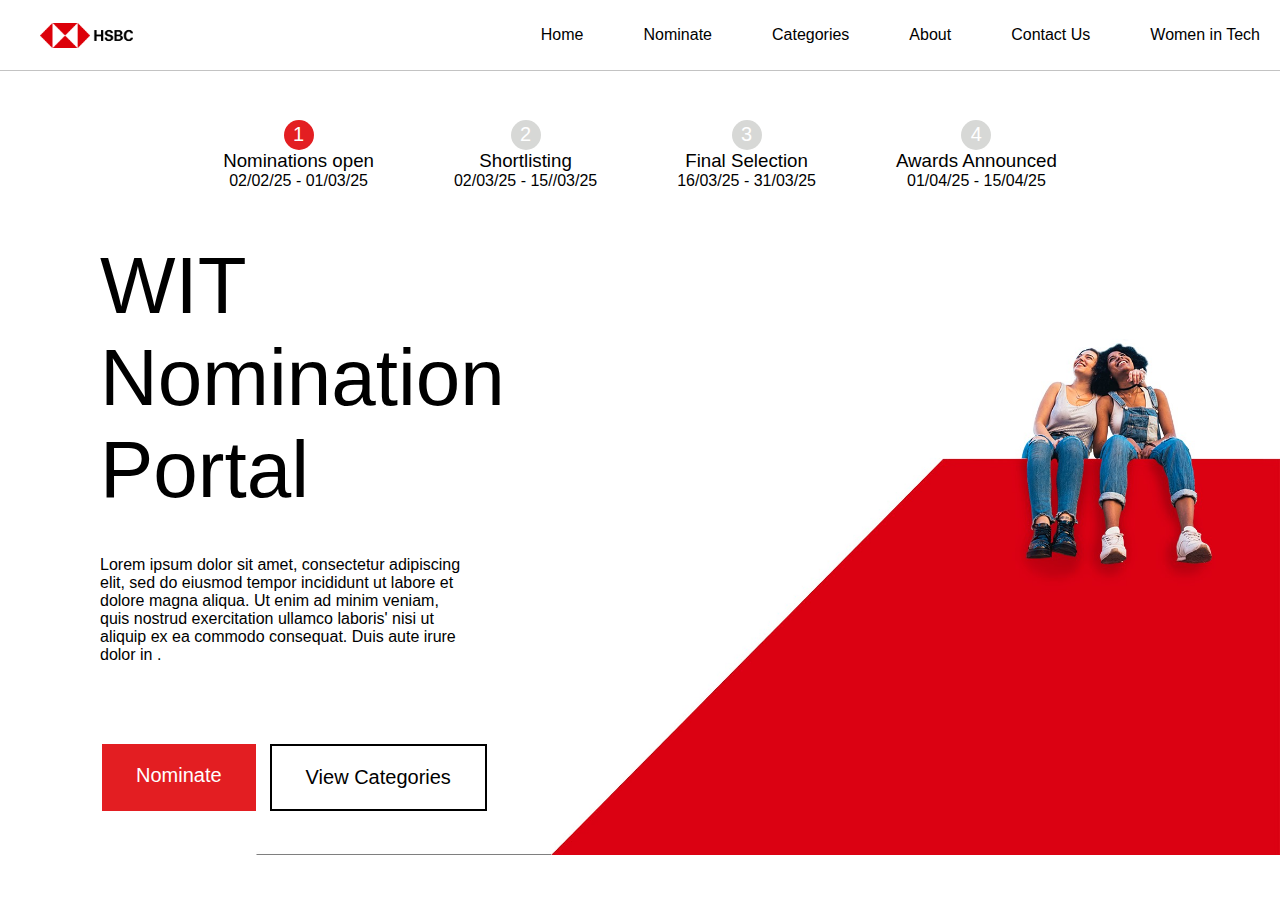
<file: index.html>
<!DOCTYPE html>
<html lang="en">
<head>
    <meta charset="UTF-8">
    <meta name="viewport" content="width=device-width, initial-scale=1.0">
    <title>Document</title>
    <link rel="stylesheet" a href="hsbc.css">
    <link href="https://fonts.cdnfonts.com/css/univers-next-pro" rel="stylesheet">
    <script src="Navbar.js" defer></script>
</head>
<body>
 <!-- <nav class="navbar">
  <ul>
    <li class = "Logo"><a href = "LandingPage.html"><img src = "Images\1024px-HSBC_logo_(2018).svg.png" height="25"></a></li>
    <li><a href="LandingPage.html">Home</a></li> 
     <li class = Nominate-nav><a href="NominationForm.html">Nominate</a></li>
     <li><a href="categories.html">Categories</a></li>
     <li><a href="about.html">About</a></li>
    <li><a href="#">Contact Us</a></li>
    <li><a href="#">Women in Tech</a></li>
  </ul>

</nav>   -->

<div id="nav-placeholder">

</div>

<!-- <div class = "progress-bar"> -->
 <div class= "progress-bar-demo">
  <div class="step">
    <div class ="bullet" id="first"><p>1</p></div> 
    <!-- <div class ="bullet-line"></div> -->
    <h3 class="step-header">Nominations open</h3>
    <p class = "step-text">02/02/25 - 01/03/25</p>
  </div>
  <div class="step">
    <div class ="bullet"><p>2</p></div>
    <h3 class="step-header">Shortlisting</h3>
    <p class = "step-text">02/03/25 - 15//03/25</p>
    
  </div>
  <div class="step">
    <div class ="bullet"><p>3</p></div>
    <h3 class="step-header">Final Selection</h3>
    <p class = "step-text">16/03/25 - 31/03/25</p>

  </div>
  <div class="step">
    <div class ="bullet"><p>4</p></div>
    <h3 class="step-header">Awards Announced</h3>
    <p class = "step-text">01/04/25 - 15/04/25</p>
   
   </div>
 </div> 
<!-- </div> -->


<div class = "Title-page">
   <div class = "Intro-page">   
     <h1>WIT Nomination Portal</h1>
        <p>Lorem ipsum dolor sit amet, consectetur adipiscing elit,
          sed do eiusmod tempor incididunt ut labore et dolore magna aliqua.
          Ut enim ad minim veniam, quis nostrud exercitation ullamco laboris'
          nisi ut aliquip ex ea commodo consequat. Duis aute irure dolor in .</p>
        <div class = "intro-button-element">  
          <a href="NominationForm.html" button class = "nomination-button">Nominate</a></button>
           <a href="categories.html" button class = "View-button">View Categories</a></button>
        </div>
        <div>
     </div>
 </div>

 <style>body{
 
    background-color: white;
      
  }</style>
  
  <!-- <script src = "Main.js"></script> -->
</body>
</html>
</file>
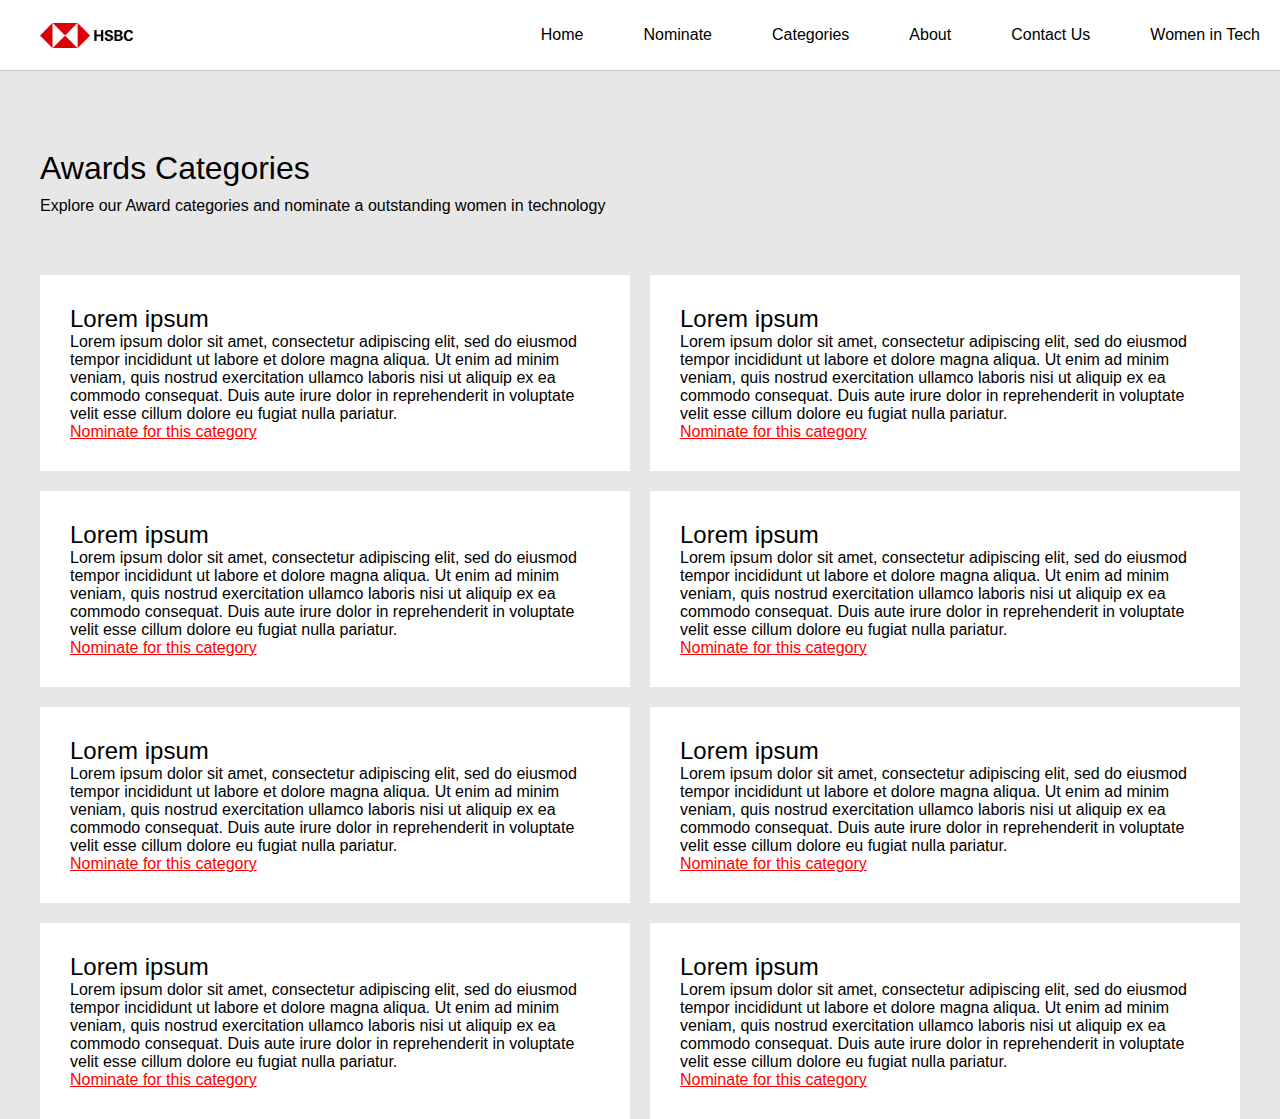
<file: categories.html>
<!DOCTYPE html>
<html lang="en">
<head>
    <meta charset="UTF-8">
    <meta name="viewport" content="width=device-width, initial-scale=1.0">
    <title>Document</title>
    <link rel="stylesheet" a href="hsbc.css">
    <link href="https://fonts.cdnfonts.com/css/univers-next-pro" rel="stylesheet">
    <script src="Navbar.js" defer></script>
</head>
<body>
 <!-- <nav class="navbar">
  <ul>
    <li class = "Logo"><a href = "LandingPage.html"><img src = "Images\1024px-HSBC_logo_(2018).svg.png" height="25"></a></li>
    <li><a href="LandingPage.html">Home</a></li> 
     <li class = Nominate-nav><a href="NominationForm.html">Nominate</a></li>
     <li><a href="categories.html">Categories</a></li>
     <li><a href="about.html">About</a></li>
    <li><a href="#">Contact Us</a></li>
    <li><a href="#">Women in Tech</a></li>
  </ul></nav>    -->
  <div id="nav-placeholder">

  </div>

<div class = "category-container">
<div class = "category-header">
   <h1>
    Awards Categories
   </h1>
      <p>
        Explore our Award categories and nominate a outstanding women in technology
      </p>
 </div>
</div>

<div class="category-cards">
 <div class = "card">
    <h2>
        Lorem ipsum
    </h2>
    <p>
        Lorem ipsum dolor sit amet, consectetur adipiscing elit, sed do eiusmod tempor incididunt 
        ut labore et dolore magna aliqua. Ut enim ad minim veniam, quis nostrud exercitation ullamco laboris
         nisi ut aliquip ex ea commodo consequat. Duis aute irure dolor in reprehenderit in voluptate velit esse
        cillum dolore eu fugiat nulla pariatur.
    </p>
    <a href="NominationForm.html">Nominate for this category</a>
</div>
<div class = "card">
    <h2>
        Lorem ipsum
    </h2>
    <p>
        Lorem ipsum dolor sit amet, consectetur adipiscing elit, sed do eiusmod tempor incididunt 
        ut labore et dolore magna aliqua. Ut enim ad minim veniam, quis nostrud exercitation ullamco laboris
         nisi ut aliquip ex ea commodo consequat. Duis aute irure dolor in reprehenderit in voluptate velit esse
        cillum dolore eu fugiat nulla pariatur.
    </p>
    <a href="NominationForm.html">Nominate for this category</a>
</div>
<div class = "card">
    <h2>
        Lorem ipsum
    </h2>
    <p>
        Lorem ipsum dolor sit amet, consectetur adipiscing elit, sed do eiusmod tempor incididunt 
        ut labore et dolore magna aliqua. Ut enim ad minim veniam, quis nostrud exercitation ullamco laboris
         nisi ut aliquip ex ea commodo consequat. Duis aute irure dolor in reprehenderit in voluptate velit esse
        cillum dolore eu fugiat nulla pariatur.
    </p>
    <a href="NominationForm.html">Nominate for this category</a>
</div>
<div class = "card">
    <h2>
        Lorem ipsum
    </h2>
    <p>
        Lorem ipsum dolor sit amet, consectetur adipiscing elit, sed do eiusmod tempor incididunt 
        ut labore et dolore magna aliqua. Ut enim ad minim veniam, quis nostrud exercitation ullamco laboris
         nisi ut aliquip ex ea commodo consequat. Duis aute irure dolor in reprehenderit in voluptate velit esse
        cillum dolore eu fugiat nulla pariatur.
    </p>
    <a href="NominationForm.html">Nominate for this category</a>
</div>
<div class = "card">
    <h2>
        Lorem ipsum
    </h2>
    <p>
        Lorem ipsum dolor sit amet, consectetur adipiscing elit, sed do eiusmod tempor incididunt 
        ut labore et dolore magna aliqua. Ut enim ad minim veniam, quis nostrud exercitation ullamco laboris
         nisi ut aliquip ex ea commodo consequat. Duis aute irure dolor in reprehenderit in voluptate velit esse
        cillum dolore eu fugiat nulla pariatur.
    </p>
    <a href="NominationForm.html">Nominate for this category</a>
</div>
<div class = "card">
    <h2>
        Lorem ipsum
    </h2>
    <p>
        Lorem ipsum dolor sit amet, consectetur adipiscing elit, sed do eiusmod tempor incididunt 
        ut labore et dolore magna aliqua. Ut enim ad minim veniam, quis nostrud exercitation ullamco laboris
         nisi ut aliquip ex ea commodo consequat. Duis aute irure dolor in reprehenderit in voluptate velit esse
        cillum dolore eu fugiat nulla pariatur.
    </p>
    <a href="NominationForm.html">Nominate for this category</a>
</div>
<div class = "card">
    <h2>
        Lorem ipsum
    </h2>
    <p>
        Lorem ipsum dolor sit amet, consectetur adipiscing elit, sed do eiusmod tempor incididunt 
        ut labore et dolore magna aliqua. Ut enim ad minim veniam, quis nostrud exercitation ullamco laboris
         nisi ut aliquip ex ea commodo consequat. Duis aute irure dolor in reprehenderit in voluptate velit esse
        cillum dolore eu fugiat nulla pariatur.
    </p>
    <a href="NominationForm.html">Nominate for this category</a>
</div>
<div class = "card">
    <h2>
        Lorem ipsum
    </h2>
    <p>
        Lorem ipsum dolor sit amet, consectetur adipiscing elit, sed do eiusmod tempor incididunt 
        ut labore et dolore magna aliqua. Ut enim ad minim veniam, quis nostrud exercitation ullamco laboris
         nisi ut aliquip ex ea commodo consequat. Duis aute irure dolor in reprehenderit in voluptate velit esse
        cillum dolore eu fugiat nulla pariatur.
    </p>
    <a href="NominationForm.html">Nominate for this category</a>
 </div>
</div>

  <style>body{
 
    background-color: rgb(232, 231, 231);
    background-image: none;
      
  }</style>
</body>
</html>
</file>
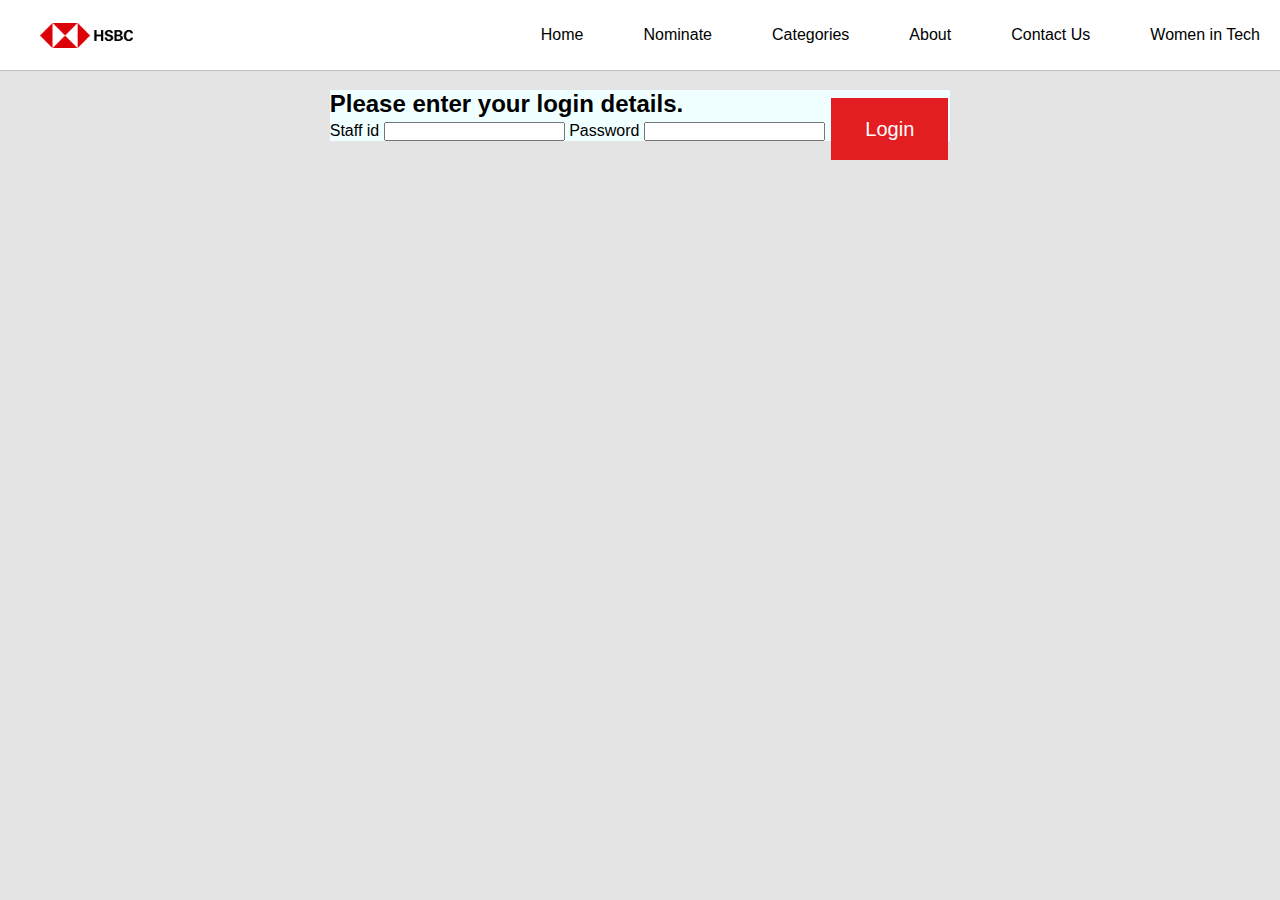
<file: Login.html>
<!DOCTYPE html>
<html lang="en">
<head>
    <meta charset="UTF-8">
    <meta name="viewport" content="width=device-width, initial-scale=1.0">
    <title>Document</title>
    <link rel="stylesheet" a href="hsbc.css">
    <script src="Navbar.js" defer></script>
</head>
<body>
 <!-- <nav class="navbar">
  <ul>
    <li class = "Logo"><a href = "LandingPage.html"><img src = "Images\1024px-HSBC_logo_(2018).svg.png" height="40"></a></li>
    <li><a href="LandingPage.html">Home</a></li> 
     <li><a href="NominationForm.html">Nominate</a></li>
     <li><a href="about.html">About</a></li>
    <li><a href="#">Contact Us</a></li>
    <li><a href="#">Women in Tech</a></li>
  </ul></nav>   
  <nav> -->
    <div id="nav-placeholder">

    </div>
     

  <div class = "login-page-container">
    <div class = "Login-page">
      <h2>Please enter your login details.</h2>
       <form>
       <label for="name">Staff id </label>
       <input type="text" name="name"> 
        <label for="name">Password</label>  
     <input type="text" name="name"> 
     <a href="#" button class = "nomination-button">Login</a></button></form>
   </div>
</div>
<style>body{
    background-image: url();
    background-repeat: no-repeat;
         /* background-color: grey; */
         background-position: right 45px ;
    }</style>
</body>
</html>
</file>
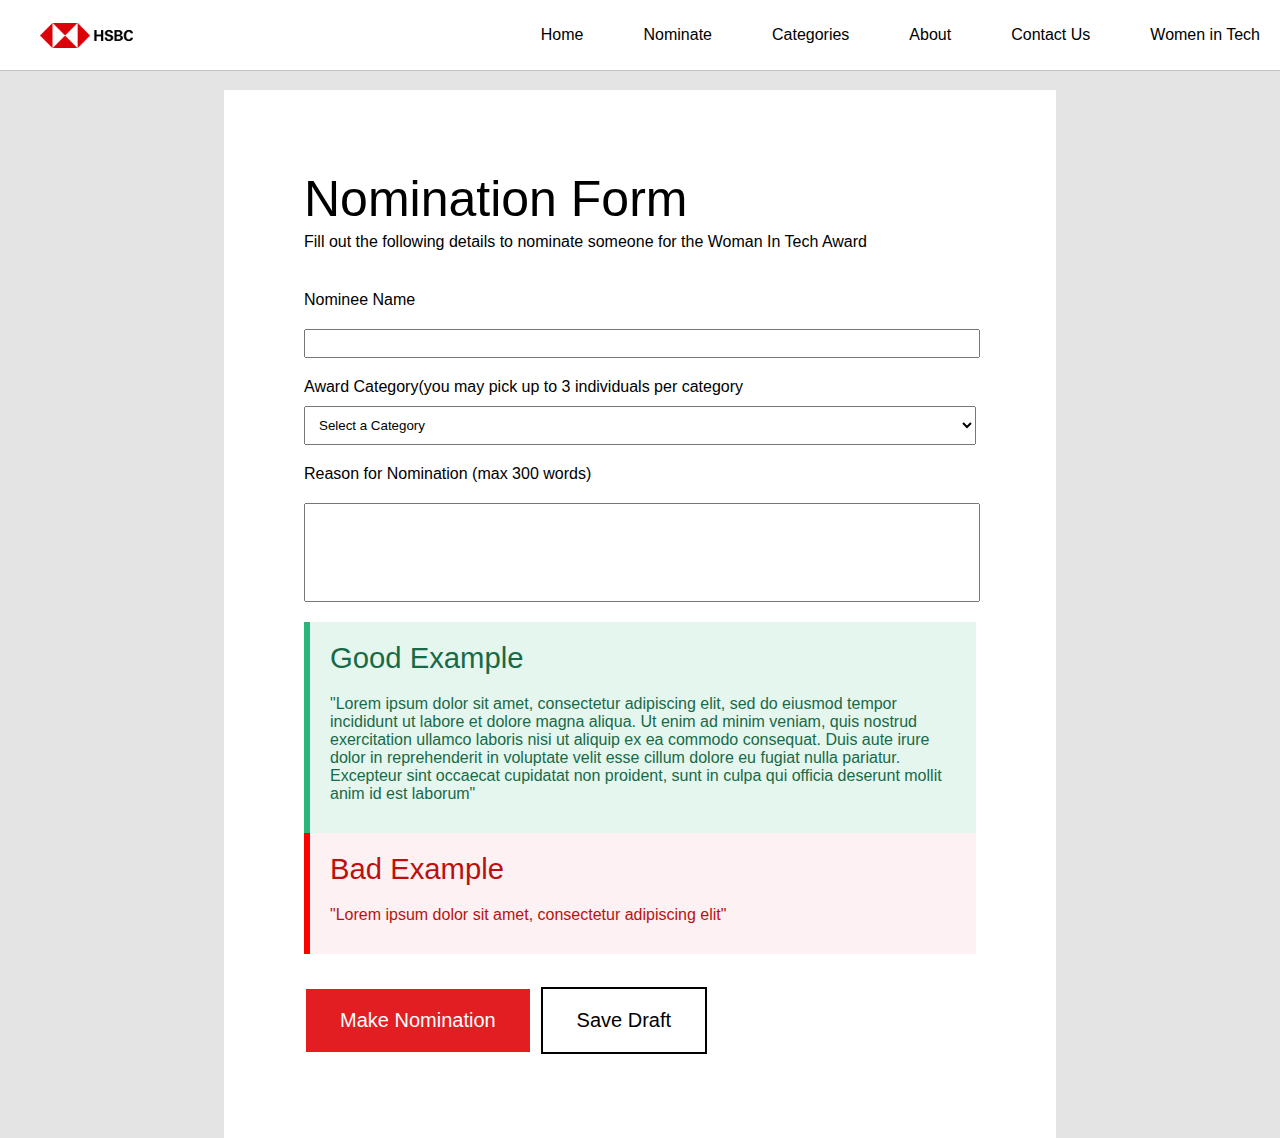
<file: NominationForm.html>
<!DOCTYPE html>
<html lang="en">
<head>
    <meta charset="UTF-8">
    <meta name="viewport" content="width=device-width, initial-scale=1.0">
    <title>Document</title>
    <link rel="stylesheet" a href="hsbc.css">
    <link href="https://fonts.cdnfonts.com/css/univers-next-pro" rel="stylesheet">
    <script src="Navbar.js" defer></script>
</head>
<body>
 <!-- <nav class="navbar">
  <ul>
    <li class = "Logo"><a href = "#"><img src = "Images\1024px-HSBC_logo_(2018).svg.png" height="25"></a></li>
    <li><a href="LandingPage.html">Home</a></li> 
    <li><a href="NominationForm.html">Nominate</a></li>
    <li><a href="categories.html">Categories</a></li>
    <li><a href="about.html">About</a></li>
    <li><a href="#">Contact Us</a></li>
    <li><a href="#">Women in Tech</a></li>
  </ul>
 </nav> -->

 <div id="nav-placeholder">

 </div>
 

 <div class = "nominationForm-container">
  <div class = "Form-page">
   <form>
  <h1>Nomination Form</h1>
  <p class="first-line">Fill out the following details to nominate someone for the Woman In Tech Award</p>
  <label for="name" id ="nomineeNames"><p>Nominee Name </p></label>
  <input type="text" name="name">
  <p>Award Category(you may pick up to 3 individuals per category</p>

  <label for = "AwardChoice"></label>
  <select name="Categories" id="categories">
    <option>Select a Category</option> 
    <!-- hide this on opening dropdown -->
    <option value="ERG AWARD">ERG AWARD</option>
    <option value="Cybersecuriy - design thinking award"> Cybersecuriy - design thinking award</option>
    <option value="Engineer of the year">Engineer of the year</option>
    <option value="Agile innovator of the year">Agile innovator of the year</option>
    <option value="Newcomer of the year">Newcomer of the year</option>
    <option value="Customer experince Award">Customer experince Award</option>
    <option value="Team of the year">Team of the year</option>
    <option value=">Woman of the year">Woman of the year</option>
  </select> 
  
  <label for="name"><p>Reason for Nomination (max 300 words)</p></label>
  <input type="text" id ="Nomination-reason">
  <div class = "Good-example"> 
   <div class = "Good-example-text-element">
   <h3>Good Example</h3>
  <p>"Lorem ipsum dolor sit amet, consectetur adipiscing elit, sed do eiusmod tempor incididunt ut labore et dolore magna aliqua. Ut enim ad minim veniam, quis nostrud exercitation ullamco laboris nisi ut aliquip ex ea commodo consequat. Duis aute irure dolor in reprehenderit in voluptate velit esse cillum dolore eu fugiat nulla pariatur. Excepteur sint occaecat cupidatat non proident, sunt in culpa qui officia deserunt mollit anim id est laborum"</p>
  </div>
 </div>
<div class = "Bad-example"> 
  <div class = "Bad-example-text-element">
  <h3>Bad Example</h3>
  <p>"Lorem ipsum dolor sit amet, consectetur adipiscing elit"</p>
  </div>
</div>
<br>

  
  <input type="submit" value="Make Nomination" id ="make-nomination">   <input type="submit" value="Save Draft" id ="save-draft">
 </form>
 </div>
</div>

</form>

<style>body{
  background-image: url();
  background-repeat: no-repeat;
       /* background-color: grey; */
       background-position: right 45px ;
  }</style>
    
</body>
</html>
</file>
<file: hsbc.css>
*{
 margin: 0;
padding: 0;
font-family: 'Univers Next Pro', sans-serif;                                              
}

body{
background-image: url("Images/Landing-page-image.jpg");
background-repeat: no-repeat;
     background-color: rgb(228, 228, 228);
     /* background-position-y:100%;
     background-position-x:70% ; */
     background-size: 80%;
     background-position: bottom right;
     /* background-position: top 555px;   */
    
     /* add max and min sizes add media queries */

}

/*overwrite with inline css on nessessary pages */
.navbar{
width: 100%;
/* margin-left: 0px;
padding-right: 20px; */
position:fixed ;
padding: 10px 10px;
background: white;
display: flex;
justify-content: space-between;
align-items: center;
z-index: 100; /*double check this and add more notes for each change* can add navbar usin js but if js doesnt work navbar disappears consider doing boh */
border-bottom: 1px solid rgb(195, 195, 195);
}
.navbar ul {
width: 100%;
list-style: none;
display: flex;
justify-content: flex-end;
align-items: center;
/* padding-left: 20px;
padding-right: 20px; */

/* padding-bottom: 20px; */
}
.navbar li{
    height: 50px;
}
/* .navbar li:hover{
    border-bottom: 3px solid rgb(195, 195, 195);
} */

.navbar a {
height: 100%;
 text-decoration: none;  
 padding: 0 30px;
 display: flex;
 align-items: center; 
 color: black;
 font-weight: lighter;

}
.navbar :first-child {
    margin-right: auto;
}

.navbar a:hover{
    font-weight: 400 ;
}
.Nominate-nav :hover{
    font-weight: 500;
    background-color: red;
    color: white;
}

/* 
.progress-bar{
    padding-top: 90px;
    display: flex;
    flex-direction: row;
    justify-content: space-between;
    align-items: center;

} */
.progress-bar-demo{
    padding-top: 80px;
    display: flex;
    flex-direction: row;
    justify-content: center;
    align-items: center;
}
.step{
    margin: 40px;
    text-align: center;
}
.step h3{
    font-weight: 200;
}
.step-text{
    margin-bottom: 10px;
    font-weight: 300;
}
.bullet{
    height: 30px;
    width: 30px;
    border-radius: 100%;
    background-color: #D7D8D6;
    color: white; 
    display: inline-block;
    position: relative;
    

}
.bullet p{
  font-size: 20px; 
  padding-top:2.5px;

}

#first{
    background-color:#E31E22;
}
/* .bullet-line{
    content: '';
    position:absolute;
    height: 1px;
    width: 100%;
    background-color: black;
} */


/*Landing page */

.Title-page{
    
    display:grid;
     width: 50%;
    
}
.Title-page h1{
font-weight: 300;
font-size: 80px;
}
.Title-page p{
 padding-top: 40px;
 display: flex;
 flex-direction: row;
 width: 75%;
 font-weight: lighter;
}

.Intro-page{
   
    border-style: none;
    margin-left: 100px;
    margin-right: 50px;
   
  
}

.Intro-page a{
    margin-top: 80px;
}

.intro-button-element{
/* margin-top: 20px; */
margin-bottom: 40px;
display: inline-flex;
gap: 10px;
}

/* .intro-button-element :hover{
    color:black;
    background-color: white;
    border:2px solid black;
} */


.nomination-button { 
    background-color:#E31E22;
    border: none;
    color: white; 
    padding: 20px 34px;
    text-align: center; 
    text-decoration: none; 
    font-size: 20px;
    margin: 4px 2px; 
    cursor: pointer;
  
 }
 .nomination-button:hover {
    background-color: #BA1110;
}
 .View-button{
    background-color:white;
    border: 2px solid black ;
    color:black; 
    padding: 20px 34px;
    text-align: center; 
    text-decoration: none;
    font-size: 20px;
    margin: 4px 2px; 
    cursor: pointer;
 }

 .View-button:hover{
    background-color: #EDEDED;
}


/*Landing page end */

/*Nomaination Form page */

.nominationForm-container{
  
display: flex;
flex-direction: column;
align-items: center;
width: 100%;
}

.Form-page{
    background-color: rgb(255, 255, 255);  
    width: 65%;
    margin-top: 90px ;
    border-style: none;
    margin-left: 50px;
    margin-right: 50px;
    /* padding-top: 50px;
    padding-left: 0px; */
    align-items: center;
}
.Form-page form{
    font-weight: 100;
    font-size: 25px;
    /* padding-left: 30px;
    padding-right: 30px; */
    padding: 80px;
    }
/* .Form-page{} */

.Form-page p.first-line{
    padding-bottom: 40px;
}


.Form-page h1{
    padding-bottom: 5px;
    font-weight: 300;
}   
.Form-page p{
    padding-bottom: 10px;
    font-size: medium;
}   
.Form-page.categories{
    padding-bottom: 10px;
    padding-top: 10px;
}   
#nomineeNames{
    padding-bottom: 60px;
}   

.Form-page [type=text]{
    width: 100%;
    padding-bottom: 10px;
    margin-top: 10px;
    margin-bottom: 20px;
    margin-right: 20px;
}

#Nomination-reason{
    padding-bottom: 80px;
}

.Form-page select{
    width: 100%;
    padding: 10px;
    margin-bottom: 20px;
    /* appearance: none; */
    
}
.Form-page select:hover{
  background-color: #D7D8D6;
  cursor: pointer;
    
}

.Good-example{
    background-color:#E5F6EF;
    border-left: 6px solid #28B67A;
}
.Good-example p{
    padding-top: 20px;
}


.Good-example-text-element{
    padding: 20px;
    color: #176A47; 
}
.Good-example-text-element h3{
   font-weight: 300; 
}
.Bad-example-text-element{
    padding: 20px;
}


.Bad-example{
    background-color:#fdf1f4;
    border-left: 6px solid red;
}

.Bad-example-text-element{
    padding: 20px;
    color: #BA1110
}
.Bad-example-text-element h3{
    font-weight: 300; 
 }
 .Bad-example p{
    padding-top: 20px;
}

#make-nomination{ 
    background-color:#E31E22;
    border: none;
    color: white; 
    padding: 20px 34px;
    text-align: center; 
    text-decoration: none; 
    display: inline-block;
    font-size: 20px;
    margin: 4px 2px; 
    cursor: pointer;
 }
 #make-nomination:hover{
    color:white;
    background-color:#BA1110;
}
 #save-draft{ 
    background-color:white;
    border: 2px solid black ;
    color:black; 
    padding: 20px 34px;
    text-align: center; 
    text-decoration: none; 
    display: inline-block;
    font-size: 20px;
    margin: 4px 2px; 
    cursor: pointer;
 }
 #save-draft:hover{
    color:black;
    background-color: #D7D8D6;

 }
 /*Nomination Form page end */

 /* Category page start*/

 .category-container{
 padding-top: 150px;

 }
 .category-header{
    padding-left: 40px
 }
 .category-header h1{
    font-weight: 500
 }
.category-header p{
    padding-top: 10px;
    font-weight: 100;
}
/* .category-cards{
margin-top: 100px;
margin-left: 40px;
display: grid;
grid-template-columns: 1fr 1fr;
grid-template-rows: 50px 50px 50px 50px;
column-gap: 150px;
row-gap: 150px;
align-items: center;
}
.card{
    background-color: white;
    padding: 20px;

} */
.category-cards{
    padding-top: 60px;
    padding-left: 40px;   
    padding-right: 40px;
    display: grid;
    grid-template-columns: 1fr 1fr;
    grid-template-rows: 1fr 1fr 1fr 1fr;
    gap: 20px;
    

    }
    .card{
      padding: 30px;
      background-color: white;
    }
    .card h2{
        font-weight: 400;
    }
    .card a{
        color: red;
    }
    .card p{
        font-weight: 100;
    }






/*About page */

.About-container{
    display: grid;
    grid-template-columns: 1fr 1fr;
    column-gap: 100px;
    width: 100%;
    height: 100%;
    padding : 20px;
    
}

.About{
    margin-top: 90px;
    padding-left: 100px;
    /* width: fit-content; */
    

}
.About h1{
    font-size: 50px;
    font-weight: 400;

}
.about-image img{
    margin-top: 90px;
    padding-right: 100px;
    width: 800px;
}
.About p{
 padding-top: 20px;
}

/*About page */


/*Log in Form page */

.login-page-container
{
    display: flex;
    flex-direction: column;
    align-items: center;
}
.Login-page{
    margin-top: 90px;
border: 50px;
background-color: azure;
align-items: center;
}



/*Log in Form page */
</file>
